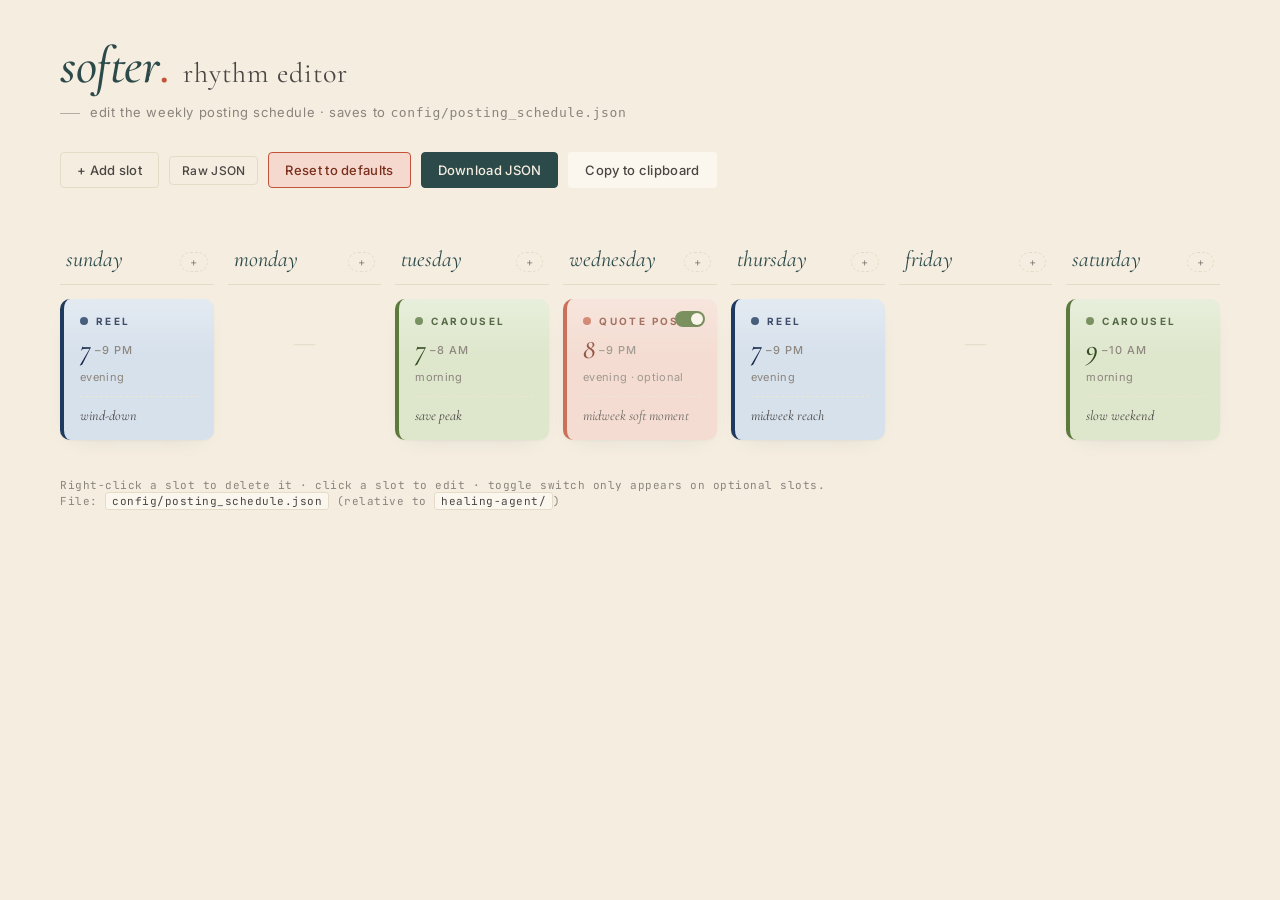
<file: tools/rhythm_editor.html>
<!doctype html>
<html lang="en">
<head>
<meta charset="utf-8" />
<title>softer. — rhythm editor</title>
<meta name="viewport" content="width=device-width, initial-scale=1" />
<link rel="preconnect" href="https://fonts.googleapis.com" />
<link rel="preconnect" href="https://fonts.gstatic.com" crossorigin />
<link href="https://fonts.googleapis.com/css2?family=Cormorant+Garamond:ital,wght@0,400;0,500;0,600;1,400;1,500;1,600&family=Inter:wght@400;500;600&family=JetBrains+Mono:wght@400;500&display=swap" rel="stylesheet" />
<style>
  :root {
    --reel:       #1F3A5F;
    --reel-tint:  #D7E1EC;
    --reel-text:  #14274A;

    --carousel:      #5C7A3E;
    --carousel-tint: #DEE7CC;
    --carousel-text: #324A1F;

    --quote:      #C2533A;
    --quote-tint: #F5D9CF;
    --quote-text: #7A2F1C;

    --cream:    #F4EDE0;
    --cream-2:  #FBF7EE;
    --teal:     #2D4A4A;
    --ink:      #1A1A1A;
    --ink-soft: #4A4644;
    --muted:    #8B847C;
    --line:     #E5DCC8;
    --line-soft:#EDE5D2;

    --serif: 'Cormorant Garamond', Georgia, serif;
    --sans:  Inter, -apple-system, system-ui, sans-serif;
    --mono:  'JetBrains Mono', ui-monospace, monospace;

    --radius:    10px;
    --radius-sm: 8px;
    --shadow-soft: 0 1px 2px rgba(45,74,74,0.04), 0 8px 24px -16px rgba(45,74,74,0.18);
    --shadow-lift: 0 2px 4px rgba(45,74,74,0.06), 0 18px 40px -22px rgba(45,74,74,0.28);
  }

  * { box-sizing: border-box; }
  html, body { margin: 0; padding: 0; }
  body {
    font-family: var(--sans);
    color: var(--ink);
    background: var(--cream);
    -webkit-font-smoothing: antialiased;
    min-height: 100vh;
  }

  .page {
    max-width: 1440px;
    margin: 0 auto;
    padding: 40px 60px 60px;
    display: flex; flex-direction: column;
    gap: 28px;
  }

  /* header */
  header { display: flex; align-items: flex-end; justify-content: space-between; gap: 32px; flex-wrap: wrap; }
  .brand h1 {
    font-family: var(--serif);
    font-weight: 500;
    font-style: italic;
    font-size: 52px;
    line-height: 1;
    color: var(--teal);
    margin: 0;
    letter-spacing: -0.5px;
  }
  .brand h1 .dot { color: var(--quote); font-style: normal; }
  .brand h1 .ed { color: var(--ink-soft); font-style: normal; font-weight: 400; font-size: 28px; margin-left: 14px; letter-spacing: 1px; }
  .brand .caption {
    font-family: var(--sans);
    font-size: 13px;
    color: var(--muted);
    letter-spacing: 0.6px;
    margin-top: 12px;
  }
  .brand .caption::before {
    content: "";
    display: inline-block;
    width: 20px; height: 1px;
    background: var(--muted);
    vertical-align: middle;
    margin-right: 10px;
    opacity: 0.6;
  }

  .toolbar {
    display: flex; align-items: center; gap: 10px; flex-wrap: wrap;
  }
  .btn {
    padding: 9px 16px;
    border-radius: 4px;
    border: 1px solid transparent;
    cursor: pointer;
    font: 500 13px var(--sans);
    letter-spacing: 0.3px;
    background: var(--cream-2);
    color: var(--ink-soft);
    transition: background .12s, color .12s, border-color .12s;
  }
  .btn:hover { background: #fff; }
  .btn.primary { background: var(--teal); color: var(--cream); border-color: var(--teal); }
  .btn.primary:hover { opacity: .9; }
  .btn.warn { background: var(--quote-tint); color: var(--quote-text); border-color: var(--quote); }
  .btn.ghost { background: transparent; border-color: var(--line); }
  .btn.sm { padding: 6px 12px; font-size: 12px; }

  /* validation banner */
  .banner {
    padding: 12px 16px;
    border-radius: var(--radius-sm);
    font: 400 13px var(--sans);
    background: var(--carousel-tint);
    color: var(--carousel-text);
    border-left: 3px solid var(--carousel);
  }
  .banner.warn { background: var(--quote-tint); color: var(--quote-text); border-left-color: var(--quote); }
  .banner.err  { background: #f8d4d4; color: #6c2020; border-left-color: #b04848; }
  .banner ul { margin: 4px 0 0 18px; padding: 0; }

  /* week grid */
  .week {
    display: grid;
    grid-template-columns: repeat(7, 1fr);
    gap: 14px;
    align-content: start;
  }
  @media (max-width: 980px) { .week { grid-template-columns: repeat(2, 1fr); } }
  @media (max-width: 540px) { .week { grid-template-columns: 1fr; } }

  .day { display: flex; flex-direction: column; gap: 10px; min-width: 0; }
  .day-head {
    padding: 4px 6px 12px;
    border-bottom: 1px solid var(--line);
    margin-bottom: 4px;
    display: flex; justify-content: space-between; align-items: baseline;
  }
  .day-name { font: italic 22px var(--serif); color: var(--teal); line-height: 1; }
  .day-add {
    border: 1px dashed var(--line);
    background: transparent;
    color: var(--muted);
    cursor: pointer;
    font: 400 11px var(--sans);
    border-radius: 999px;
    padding: 2px 9px;
    letter-spacing: 0.3px;
  }
  .day-add:hover { color: var(--teal); border-color: var(--teal); }

  .day-empty {
    font: 400 28px var(--serif);
    color: var(--line);
    text-align: center;
    padding: 28px 0;
    line-height: 1;
  }

  /* slot card */
  .slot {
    position: relative;
    background: var(--cream-2);
    border-radius: var(--radius);
    padding: 16px 16px 14px;
    box-shadow: var(--shadow-soft);
    transition: transform 200ms ease, box-shadow 200ms ease, opacity 200ms ease;
    border-left: 4px solid transparent;
    overflow: hidden;
    cursor: pointer;
  }
  .slot::before {
    content: ""; position: absolute; inset: 0; pointer-events: none;
    background: linear-gradient(180deg, rgba(255,255,255,0.5), transparent 40%);
    opacity: 0.6;
  }
  .slot:hover { transform: translateY(-3px); box-shadow: var(--shadow-lift); }

  .slot[data-fmt="reel"]       { background: var(--reel-tint);     border-left-color: var(--reel); }
  .slot[data-fmt="carousel"]   { background: var(--carousel-tint); border-left-color: var(--carousel); }
  .slot[data-fmt="quote_post"] { background: var(--quote-tint);    border-left-color: var(--quote); }

  .slot-fmt-row { display: flex; align-items: center; gap: 8px; margin-bottom: 8px; }
  .slot-dot { width: 8px; height: 8px; border-radius: 999px; flex-shrink: 0; }
  .slot[data-fmt="reel"]       .slot-dot { background: var(--reel); }
  .slot[data-fmt="carousel"]   .slot-dot { background: var(--carousel); }
  .slot[data-fmt="quote_post"] .slot-dot { background: var(--quote); }

  .slot-fmt {
    font: 700 10px var(--sans);
    letter-spacing: 2.4px;
    text-transform: uppercase;
  }
  .slot[data-fmt="reel"]       .slot-fmt { color: var(--reel-text); }
  .slot[data-fmt="carousel"]   .slot-fmt { color: var(--carousel-text); }
  .slot[data-fmt="quote_post"] .slot-fmt { color: var(--quote-text); }

  .slot-time {
    font: italic 500 28px var(--serif);
    line-height: 1.05; letter-spacing: -0.3px;
    color: var(--teal);
  }
  .slot[data-fmt="reel"]       .slot-time { color: var(--reel-text); }
  .slot[data-fmt="carousel"]   .slot-time { color: var(--carousel-text); }
  .slot[data-fmt="quote_post"] .slot-time { color: var(--quote-text); }
  .slot-time .ampm {
    font: 500 11px var(--sans); color: var(--muted);
    letter-spacing: 1px; margin-left: 4px;
    text-transform: uppercase; vertical-align: 4px;
  }
  .slot-window {
    font: 400 11px var(--sans); color: var(--muted);
    margin-top: 6px; letter-spacing: 0.3px;
  }
  .slot-label {
    font: italic 14px var(--serif); color: var(--ink-soft);
    margin-top: 12px; padding-top: 10px;
    border-top: 1px dashed var(--line-soft); line-height: 1.3;
  }
  .slot.optional { opacity: 0.8; }
  .slot.optional-off {
    opacity: 0.45; background: transparent;
    box-shadow: none; border-left-style: dashed;
    border-left-color: var(--line);
  }
  .slot.optional-off::before { display: none; }
  .slot.optional-off .slot-time,
  .slot.optional-off .slot-label {
    text-decoration: line-through;
    text-decoration-color: rgba(26,26,26,0.35);
  }

  /* tiny toggle */
  .toggle {
    position: absolute; top: 12px; right: 12px;
    width: 30px; height: 16px;
    border-radius: 999px;
    background: rgba(139,132,124,0.25);
    cursor: pointer; transition: background 200ms ease;
    z-index: 1; border: none; padding: 0;
  }
  .toggle::after {
    content: ""; position: absolute; top: 2px; left: 2px;
    width: 12px; height: 12px; border-radius: 999px;
    background: var(--cream-2);
    box-shadow: 0 1px 2px rgba(0,0,0,0.15);
    transition: transform 200ms ease;
  }
  .toggle.on { background: var(--carousel); }
  .toggle.on::after { transform: translateX(14px); }

  /* modal */
  .modal-bg {
    position: fixed; inset: 0; z-index: 1000;
    background: rgba(45,74,74,0.45);
    display: none; align-items: center; justify-content: center;
    padding: 20px;
  }
  .modal-bg.open { display: flex; }
  .modal {
    background: var(--cream); border-radius: var(--radius);
    max-width: 460px; width: 100%;
    padding: 28px 28px 22px;
    box-shadow: var(--shadow-lift);
  }
  .modal h2 {
    font: italic 500 26px var(--serif);
    color: var(--teal); margin: 0 0 18px;
  }
  .modal-row { display: flex; flex-direction: column; gap: 6px; margin-bottom: 14px; }
  .modal-row label {
    font: 500 10px var(--sans);
    letter-spacing: 1.6px; text-transform: uppercase;
    color: var(--muted);
  }
  .modal-row input, .modal-row select {
    padding: 8px 10px;
    border-radius: 4px;
    border: 1px solid var(--line);
    background: var(--cream-2);
    font: 400 13px var(--sans);
    color: var(--ink);
  }
  .modal-row input:focus, .modal-row select:focus {
    outline: 2px solid var(--carousel);
    outline-offset: 1px;
  }
  .modal-row.inline { flex-direction: row; align-items: center; gap: 10px; }
  .modal-actions {
    display: flex; justify-content: space-between; gap: 8px;
    margin-top: 8px;
  }
  .modal-actions .left  { display: flex; gap: 8px; }
  .modal-actions .right { display: flex; gap: 8px; }

  /* context menu */
  .ctx-menu {
    position: fixed; z-index: 1500;
    background: var(--cream-2);
    border: 1px solid var(--line);
    border-radius: 6px;
    box-shadow: var(--shadow-lift);
    padding: 6px 0;
    display: none;
    min-width: 160px;
  }
  .ctx-menu.open { display: block; }
  .ctx-menu button {
    width: 100%;
    text-align: left;
    background: none;
    border: none;
    padding: 8px 16px;
    font: 400 13px var(--sans);
    color: var(--ink);
    cursor: pointer;
  }
  .ctx-menu button:hover { background: var(--cream); }
  .ctx-menu .danger { color: var(--quote-text); }

  /* footer */
  .footer-meta {
    margin-top: 10px;
    font: 400 11px var(--mono);
    color: var(--muted);
    letter-spacing: 0.5px;
  }
  .raw {
    padding: 12px 14px;
    border: 1px dashed var(--line);
    border-radius: 6px;
    font: 400 11px var(--mono);
    color: var(--ink-soft);
    background: var(--cream-2);
    white-space: pre-wrap;
    max-height: 180px;
    overflow-y: auto;
    display: none;
  }
  .raw.open { display: block; }

  /* helper kbd */
  kbd {
    display: inline-block;
    padding: 1px 6px;
    background: var(--cream-2);
    border: 1px solid var(--line);
    border-radius: 3px;
    font: 400 11px var(--mono);
    color: var(--ink-soft);
  }
</style>
</head>
<body>
<div class="page">

  <!-- header -->
  <header>
    <div class="brand">
      <h1><em>softer</em><span class="dot">.</span><span class="ed">rhythm editor</span></h1>
      <div class="caption">edit the weekly posting schedule · saves to <code>config/posting_schedule.json</code></div>
    </div>

    <div class="toolbar">
      <button class="btn ghost" onclick="App.addSlotPrompt()">+ Add slot</button>
      <button class="btn ghost sm" onclick="App.toggleRaw()">Raw JSON</button>
      <button class="btn warn" onclick="App.resetDefaults()">Reset to defaults</button>
      <button class="btn primary" onclick="App.saveDownload()">Download JSON</button>
      <button class="btn" onclick="App.copyClipboard()">Copy to clipboard</button>
    </div>
  </header>

  <div id="banner-area"></div>

  <div class="week" id="week-grid"></div>

  <pre class="raw" id="raw-view"></pre>

  <div class="footer-meta">
    Right-click a slot to delete it · click a slot to edit · toggle switch only appears on optional slots.<br>
    File: <kbd>config/posting_schedule.json</kbd> (relative to <kbd>healing-agent/</kbd>)
  </div>

</div>

<!-- Edit / New modal -->
<div class="modal-bg" id="modal-bg" onclick="App._modalBgClick(event)">
  <div class="modal" id="modal">
    <h2 id="modal-title">Edit slot</h2>

    <div class="modal-row">
      <label>Day</label>
      <select id="f-day">
        <option value="sunday">Sunday</option>
        <option value="monday">Monday</option>
        <option value="tuesday">Tuesday</option>
        <option value="wednesday">Wednesday</option>
        <option value="thursday">Thursday</option>
        <option value="friday">Friday</option>
        <option value="saturday">Saturday</option>
      </select>
    </div>

    <div class="modal-row">
      <label>Format</label>
      <select id="f-format">
        <option value="reel">Reel</option>
        <option value="carousel">Carousel</option>
        <option value="quote_post">Quote post</option>
      </select>
    </div>

    <div class="modal-row" style="flex-direction:row;gap:10px">
      <div style="flex:1">
        <label>Time start</label>
        <input type="time" id="f-time-start" />
      </div>
      <div style="flex:1">
        <label>Time end</label>
        <input type="time" id="f-time-end" />
      </div>
    </div>

    <div class="modal-row">
      <label>Label</label>
      <input type="text" id="f-label" placeholder="e.g. wind-down" maxlength="64" />
    </div>

    <div class="modal-row inline">
      <input type="checkbox" id="f-optional" />
      <label for="f-optional" style="text-transform:none;letter-spacing:0.3px;font-size:13px;color:var(--ink-soft)">Optional (can be toggled off in the timeline view)</label>
    </div>

    <div class="modal-row inline" id="f-active-row">
      <input type="checkbox" id="f-active" checked />
      <label for="f-active" style="text-transform:none;letter-spacing:0.3px;font-size:13px;color:var(--ink-soft)">Active right now</label>
    </div>

    <div class="modal-actions">
      <div class="left">
        <button class="btn warn sm" id="f-delete" onclick="App.deleteFromModal()" style="display:none">Delete slot</button>
      </div>
      <div class="right">
        <button class="btn ghost" onclick="App.closeModal()">Cancel</button>
        <button class="btn primary" onclick="App.saveModal()">Save</button>
      </div>
    </div>
  </div>
</div>

<!-- Context menu -->
<div class="ctx-menu" id="ctx-menu">
  <button onclick="App.editFromCtx()">Edit slot…</button>
  <button class="danger" onclick="App.deleteFromCtx()">Delete slot</button>
</div>

<script>
// ─────────────────────────────────────────────────────────
const DEFAULT_SLOTS = [
  { id:"sun_reel",     day:"sunday",    time_start:"19:00", time_end:"21:00", format:"reel",       label:"wind-down",           optional:false, active:true },
  { id:"tue_carousel", day:"tuesday",   time_start:"07:00", time_end:"08:00", format:"carousel",   label:"save peak",           optional:false, active:true },
  { id:"wed_quote",    day:"wednesday", time_start:"20:00", time_end:"21:00", format:"quote_post", label:"midweek soft moment", optional:true,  active:true },
  { id:"thu_reel",     day:"thursday",  time_start:"19:00", time_end:"21:00", format:"reel",       label:"midweek reach",       optional:false, active:true },
  { id:"sat_carousel", day:"saturday",  time_start:"09:00", time_end:"10:00", format:"carousel",   label:"slow weekend",        optional:false, active:true },
];

const DAYS = ['sunday','monday','tuesday','wednesday','thursday','friday','saturday'];

const App = {
  schedule: null,
  editingId: null,
  ctxId:     null,

  async init() {
    try {
      const res = await fetch('../config/posting_schedule.json', { cache: 'no-store' });
      if (!res.ok) throw new Error('not found');
      this.schedule = await res.json();
    } catch(e) {
      this.schedule = { timezone: 'Europe/Berlin', slots: DEFAULT_SLOTS.slice() };
    }
    this._normalize();
    this.render();

    document.addEventListener('click', (e) => {
      if (!e.target.closest('.ctx-menu') && !e.target.closest('.slot')) {
        this._closeCtx();
      }
    });
    document.addEventListener('keydown', (e) => {
      if (e.key === 'Escape') { this.closeModal(); this._closeCtx(); }
    });
  },

  _normalize() {
    this.schedule.slots = (this.schedule.slots || []).map(s => ({
      id:         s.id || ('slot_' + Math.random().toString(36).slice(2,9)),
      day:        s.day || 'monday',
      time_start: s.time_start || '09:00',
      time_end:   s.time_end   || s.time_start || '10:00',
      format:     s.format || 'reel',
      label:      s.label || '',
      optional:   !!s.optional,
      active:     s.active !== false,
    }));
    if (!this.schedule.timezone) this.schedule.timezone = 'Europe/Berlin';
  },

  render() {
    const grid = document.getElementById('week-grid');
    grid.innerHTML = DAYS.map(day => {
      const slots = this.schedule.slots.filter(s => s.day === day);
      const slotsHtml = slots.length
        ? slots.map(s => this._slotHtml(s)).join('')
        : '<div class="day-empty">—</div>';
      return `
        <div class="day" data-day="${day}">
          <div class="day-head">
            <div class="day-name">${day}</div>
            <button class="day-add" title="Add slot here" onclick="App.addSlotPrompt('${day}')">+</button>
          </div>
          ${slotsHtml}
        </div>`;
    }).join('');
    this._renderRaw();
    this._renderBanner();
  },

  _slotHtml(s) {
    const cls = ['slot'];
    if (s.optional) cls.push('optional');
    if (s.optional && !s.active) cls.push('optional-off');

    const [hStart] = s.time_start.split(':').map(n => parseInt(n,10));
    const [hEnd]   = s.time_end.split(':').map(n => parseInt(n,10));
    const ampm     = hStart < 12 ? 'am' : 'pm';
    const endAmpm  = hEnd   < 12 ? 'am' : 'pm';
    const h12      = ((hStart + 11) % 12) + 1;
    const hEnd12   = ((hEnd   + 11) % 12) + 1;
    const range    = (ampm === endAmpm) ? `–${hEnd12} ${ampm}` : `–${hEnd12} ${endAmpm}`;

    const fmtLabel = s.format === 'quote_post' ? 'quote post' : s.format;

    let windowText = '';
    if (hStart < 11)      windowText = s.optional ? 'morning · optional' : 'morning';
    else if (hStart < 14) windowText = 'midday';
    else if (hStart < 18) windowText = 'afternoon';
    else                  windowText = s.optional ? 'evening · optional' : 'evening';

    const toggle = s.optional
      ? `<button class="toggle ${s.active ? 'on' : 'off'}" title="optional toggle"
                 onclick="event.stopPropagation();App.toggleActive('${esc(s.id)}')"></button>`
      : '';

    return `
      <div class="${cls.join(' ')}" data-fmt="${esc(s.format)}" data-id="${esc(s.id)}"
           onclick="App.openEdit('${esc(s.id)}')"
           oncontextmenu="App.openCtx(event,'${esc(s.id)}')">
        ${toggle}
        <div class="slot-fmt-row">
          <span class="slot-dot"></span>
          <span class="slot-fmt">${esc(fmtLabel)}</span>
        </div>
        <div class="slot-time">${h12}<span class="ampm">${range}</span></div>
        <div class="slot-window">${windowText}</div>
        <div class="slot-label">${esc(s.label || '—')}</div>
      </div>`;
  },

  _renderRaw() {
    const el = document.getElementById('raw-view');
    el.textContent = JSON.stringify(this.schedule, null, 2);
  },

  toggleRaw() {
    document.getElementById('raw-view').classList.toggle('open');
  },

  // ── Validation ───────────────────────────────────────
  _renderBanner() {
    const area  = document.getElementById('banner-area');
    const slots = this.schedule.slots;
    const issues = [];
    const warns  = [];

    // duplicates (day, time_start)
    const seen = new Map();
    slots.forEach(s => {
      const k = s.day + '|' + s.time_start;
      if (seen.has(k)) issues.push(`Duplicate slot — two posts at ${s.time_start} on ${s.day}.`);
      seen.set(k, true);
    });

    // >5 active
    const active = slots.filter(s => s.active !== false).length;
    if (active > 5) warns.push(`${active} active slots — soft cap is 5/week. Consider marking some as optional.`);

    // 3-day gap between active slots
    const activeDayIdx = slots
      .filter(s => s.active !== false)
      .map(s => DAYS.indexOf(s.day))
      .sort((a,b) => a - b);
    if (activeDayIdx.length >= 2) {
      const gaps = [];
      for (let i = 1; i < activeDayIdx.length; i++) gaps.push(activeDayIdx[i] - activeDayIdx[i-1]);
      // wrap gap
      gaps.push(7 - activeDayIdx[activeDayIdx.length-1] + activeDayIdx[0]);
      const maxGap = Math.max(...gaps);
      if (maxGap > 3) warns.push(`Longest quiet stretch is ${maxGap} days — feed may feel dormant.`);
    }

    let html = '';
    if (issues.length) html += `<div class="banner err"><b>Cannot save:</b><ul>${issues.map(i => '<li>'+esc(i)+'</li>').join('')}</ul></div>`;
    if (warns.length)  html += `<div class="banner warn"><b>Heads-up:</b><ul>${warns.map(w => '<li>'+esc(w)+'</li>').join('')}</ul></div>`;
    area.innerHTML = html;
  },

  _hasFatal() {
    // duplicates only — soft warnings don't block save
    const seen = new Map();
    for (const s of this.schedule.slots) {
      const k = s.day + '|' + s.time_start;
      if (seen.has(k)) return true;
      seen.set(k, true);
    }
    return false;
  },

  // ── Modal ────────────────────────────────────────────
  openEdit(id) {
    const slot = this.schedule.slots.find(s => s.id === id);
    if (!slot) return;
    this.editingId = id;
    document.getElementById('modal-title').textContent = 'Edit slot';
    document.getElementById('f-day').value          = slot.day;
    document.getElementById('f-format').value       = slot.format;
    document.getElementById('f-time-start').value   = slot.time_start;
    document.getElementById('f-time-end').value     = slot.time_end;
    document.getElementById('f-label').value        = slot.label || '';
    document.getElementById('f-optional').checked   = !!slot.optional;
    document.getElementById('f-active').checked     = slot.active !== false;
    document.getElementById('f-delete').style.display = '';
    document.getElementById('modal-bg').classList.add('open');
  },

  addSlotPrompt(day) {
    this.editingId = null;
    document.getElementById('modal-title').textContent = 'New slot';
    document.getElementById('f-day').value          = day || 'sunday';
    document.getElementById('f-format').value       = 'reel';
    document.getElementById('f-time-start').value   = '19:00';
    document.getElementById('f-time-end').value     = '21:00';
    document.getElementById('f-label').value        = '';
    document.getElementById('f-optional').checked   = false;
    document.getElementById('f-active').checked     = true;
    document.getElementById('f-delete').style.display = 'none';
    document.getElementById('modal-bg').classList.add('open');
  },

  closeModal() {
    document.getElementById('modal-bg').classList.remove('open');
    this.editingId = null;
  },

  _modalBgClick(e) {
    if (e.target === e.currentTarget) this.closeModal();
  },

  saveModal() {
    const day        = document.getElementById('f-day').value;
    const format     = document.getElementById('f-format').value;
    const time_start = document.getElementById('f-time-start').value;
    const time_end   = document.getElementById('f-time-end').value;
    const label      = document.getElementById('f-label').value.trim();
    const optional   = document.getElementById('f-optional').checked;
    const active     = document.getElementById('f-active').checked;

    if (!time_start || !time_end) { alert('Time fields required.'); return; }
    if (time_end <= time_start)    { alert('Time end must be after time start.'); return; }

    // duplicate check excluding self
    const dup = this.schedule.slots.some(s =>
      s.id !== this.editingId && s.day === day && s.time_start === time_start);
    if (dup) { alert('Another slot already exists at ' + day + ' ' + time_start + '.'); return; }

    if (this.editingId) {
      const slot = this.schedule.slots.find(s => s.id === this.editingId);
      Object.assign(slot, { day, format, time_start, time_end, label, optional, active });
    } else {
      const id = format.split('_')[0] + '_' + day.slice(0,3) + '_' + time_start.replace(':','');
      this.schedule.slots.push({ id, day, format, time_start, time_end, label, optional, active });
    }
    this.closeModal();
    this.render();
  },

  deleteFromModal() {
    if (!this.editingId) return;
    if (!confirm('Delete this slot?')) return;
    this.schedule.slots = this.schedule.slots.filter(s => s.id !== this.editingId);
    this.closeModal();
    this.render();
  },

  toggleActive(id) {
    const slot = this.schedule.slots.find(s => s.id === id);
    if (!slot) return;
    slot.active = !slot.active;
    this.render();
  },

  // ── Context menu ─────────────────────────────────────
  openCtx(e, id) {
    e.preventDefault();
    this.ctxId = id;
    const menu = document.getElementById('ctx-menu');
    menu.style.left = e.clientX + 'px';
    menu.style.top  = e.clientY + 'px';
    menu.classList.add('open');
  },

  _closeCtx() {
    document.getElementById('ctx-menu').classList.remove('open');
    this.ctxId = null;
  },

  editFromCtx() {
    const id = this.ctxId;
    this._closeCtx();
    if (id) this.openEdit(id);
  },

  deleteFromCtx() {
    const id = this.ctxId;
    this._closeCtx();
    if (!id) return;
    if (!confirm('Delete this slot?')) return;
    this.schedule.slots = this.schedule.slots.filter(s => s.id !== id);
    this.render();
  },

  // ── Save / Export ────────────────────────────────────
  resetDefaults() {
    if (!confirm('Reset to the 5 default slots? Current schedule will be lost.')) return;
    this.schedule = { timezone: 'Europe/Berlin', slots: DEFAULT_SLOTS.map(s => ({...s})) };
    this.render();
  },

  saveDownload() {
    if (this._hasFatal()) { alert('Cannot save — fix duplicate (day, time) conflicts first.'); return; }
    const blob = new Blob([JSON.stringify(this.schedule, null, 2)], { type: 'application/json' });
    const url  = URL.createObjectURL(blob);
    const a    = document.createElement('a');
    a.href = url;
    a.download = 'posting_schedule.json';
    document.body.appendChild(a);
    a.click();
    document.body.removeChild(a);
    URL.revokeObjectURL(url);
  },

  async copyClipboard() {
    if (this._hasFatal()) { alert('Fix duplicate (day, time) conflicts first.'); return; }
    const txt = JSON.stringify(this.schedule, null, 2);
    try {
      await navigator.clipboard.writeText(txt);
      alert('Copied to clipboard — paste into config/posting_schedule.json');
    } catch(e) {
      alert('Clipboard blocked — use Download instead.');
    }
  },
};

function esc(s) {
  return String(s == null ? '' : s)
    .replace(/&/g,'&amp;').replace(/</g,'&lt;').replace(/>/g,'&gt;')
    .replace(/"/g,'&quot;').replace(/'/g,'&#39;');
}

document.addEventListener('DOMContentLoaded', () => App.init());
</script>
</body>
</html>
</file>
